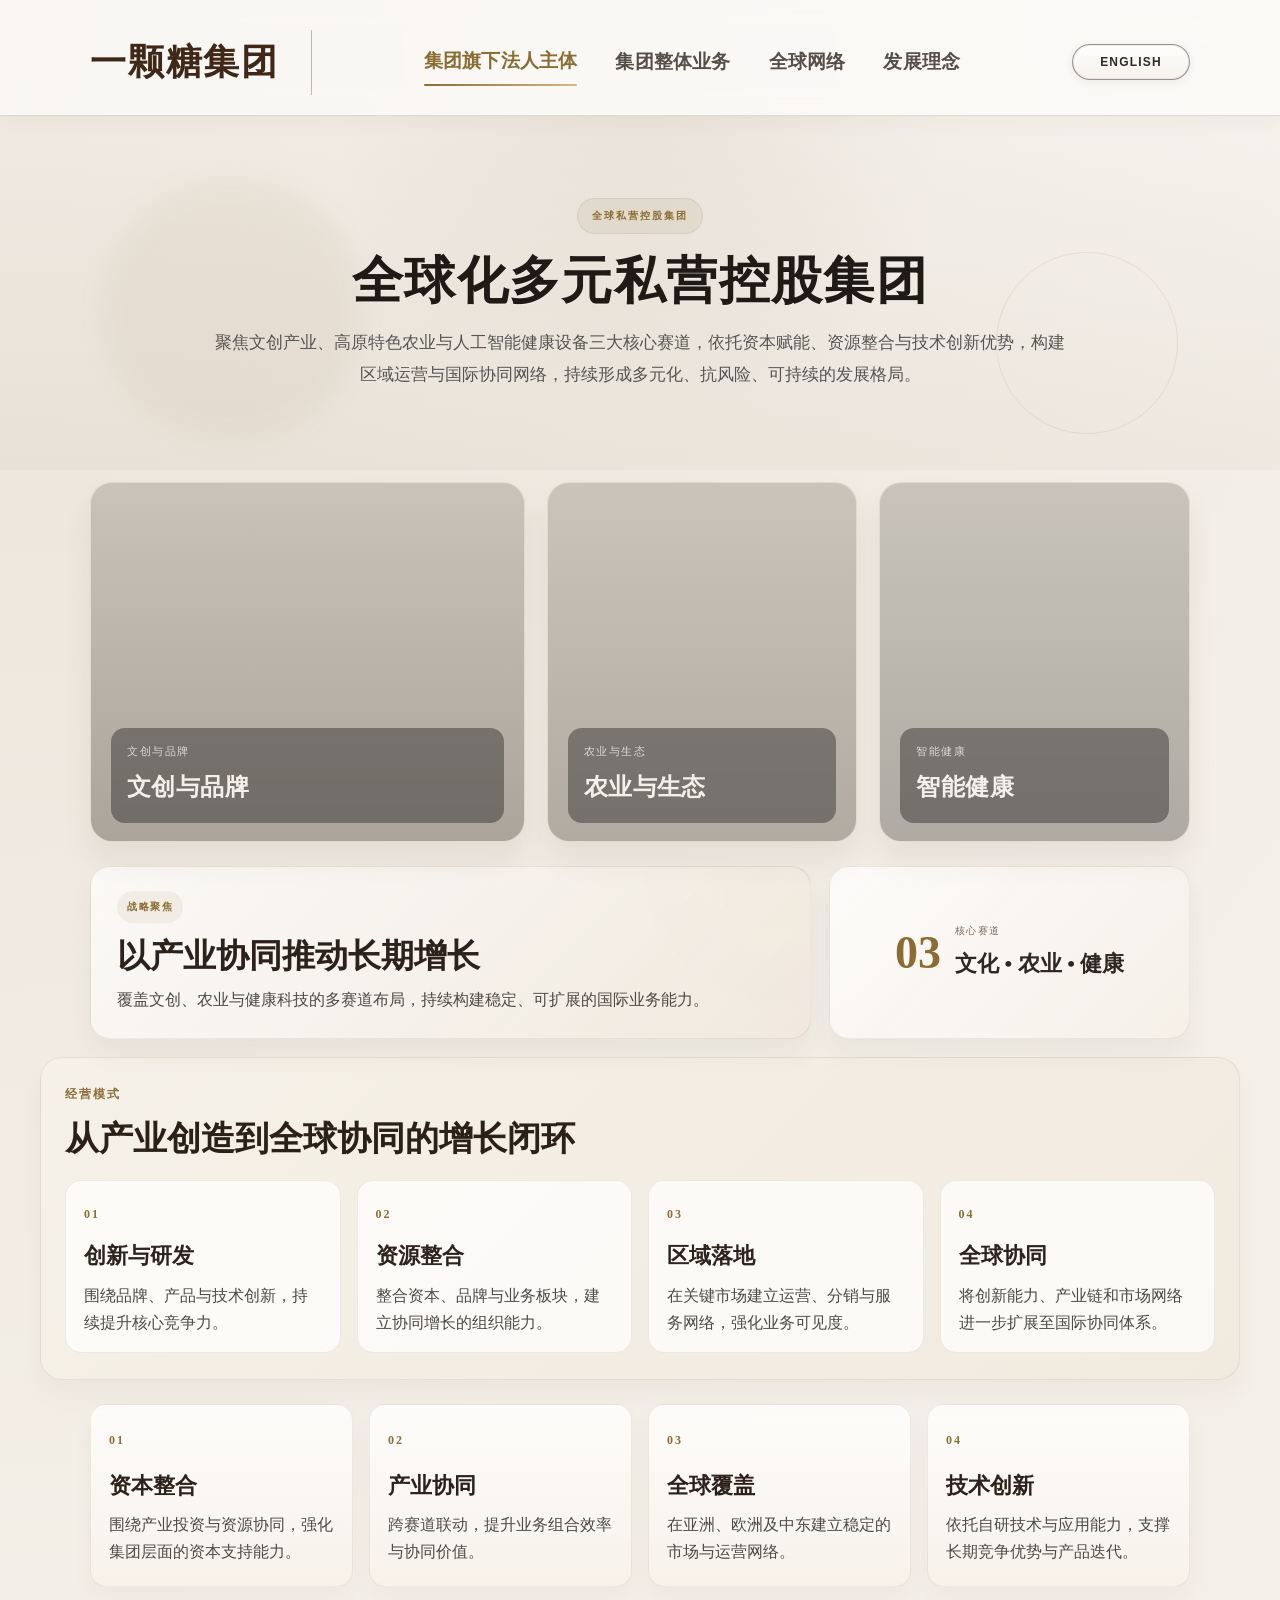
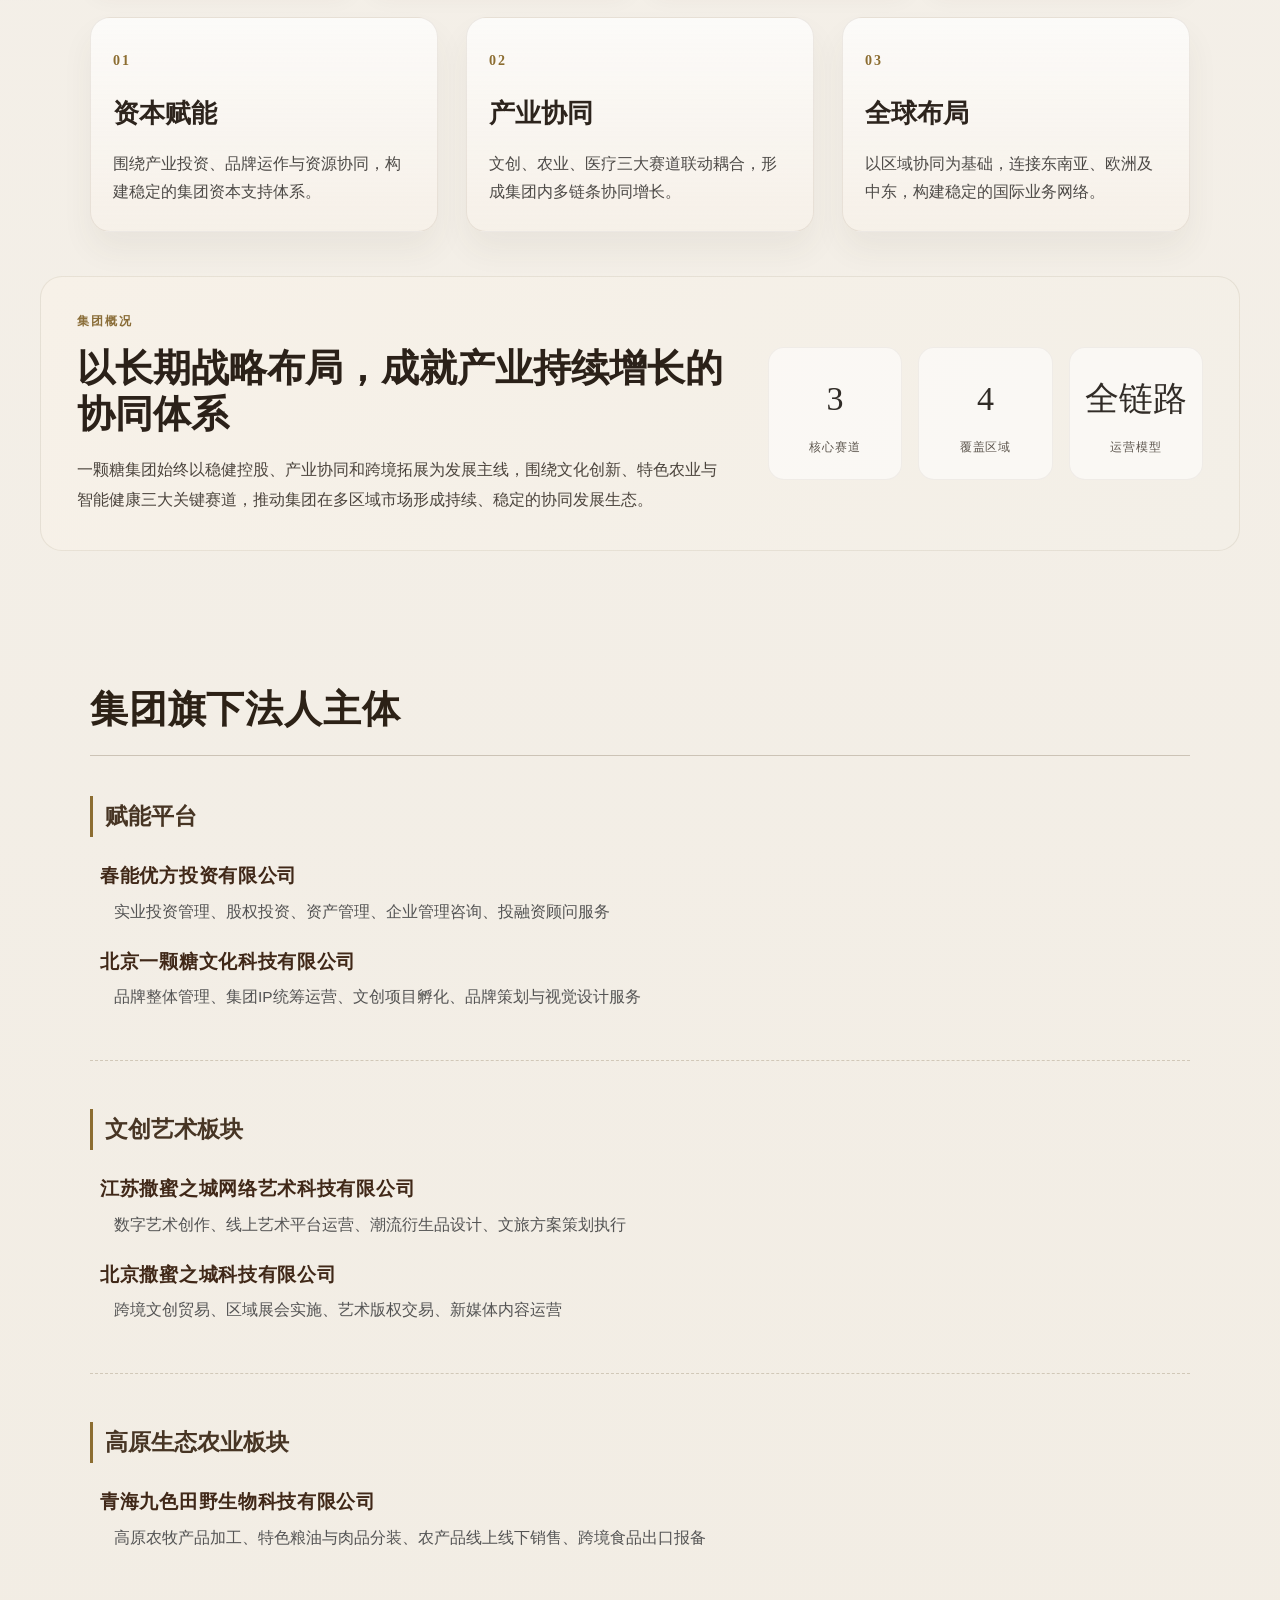
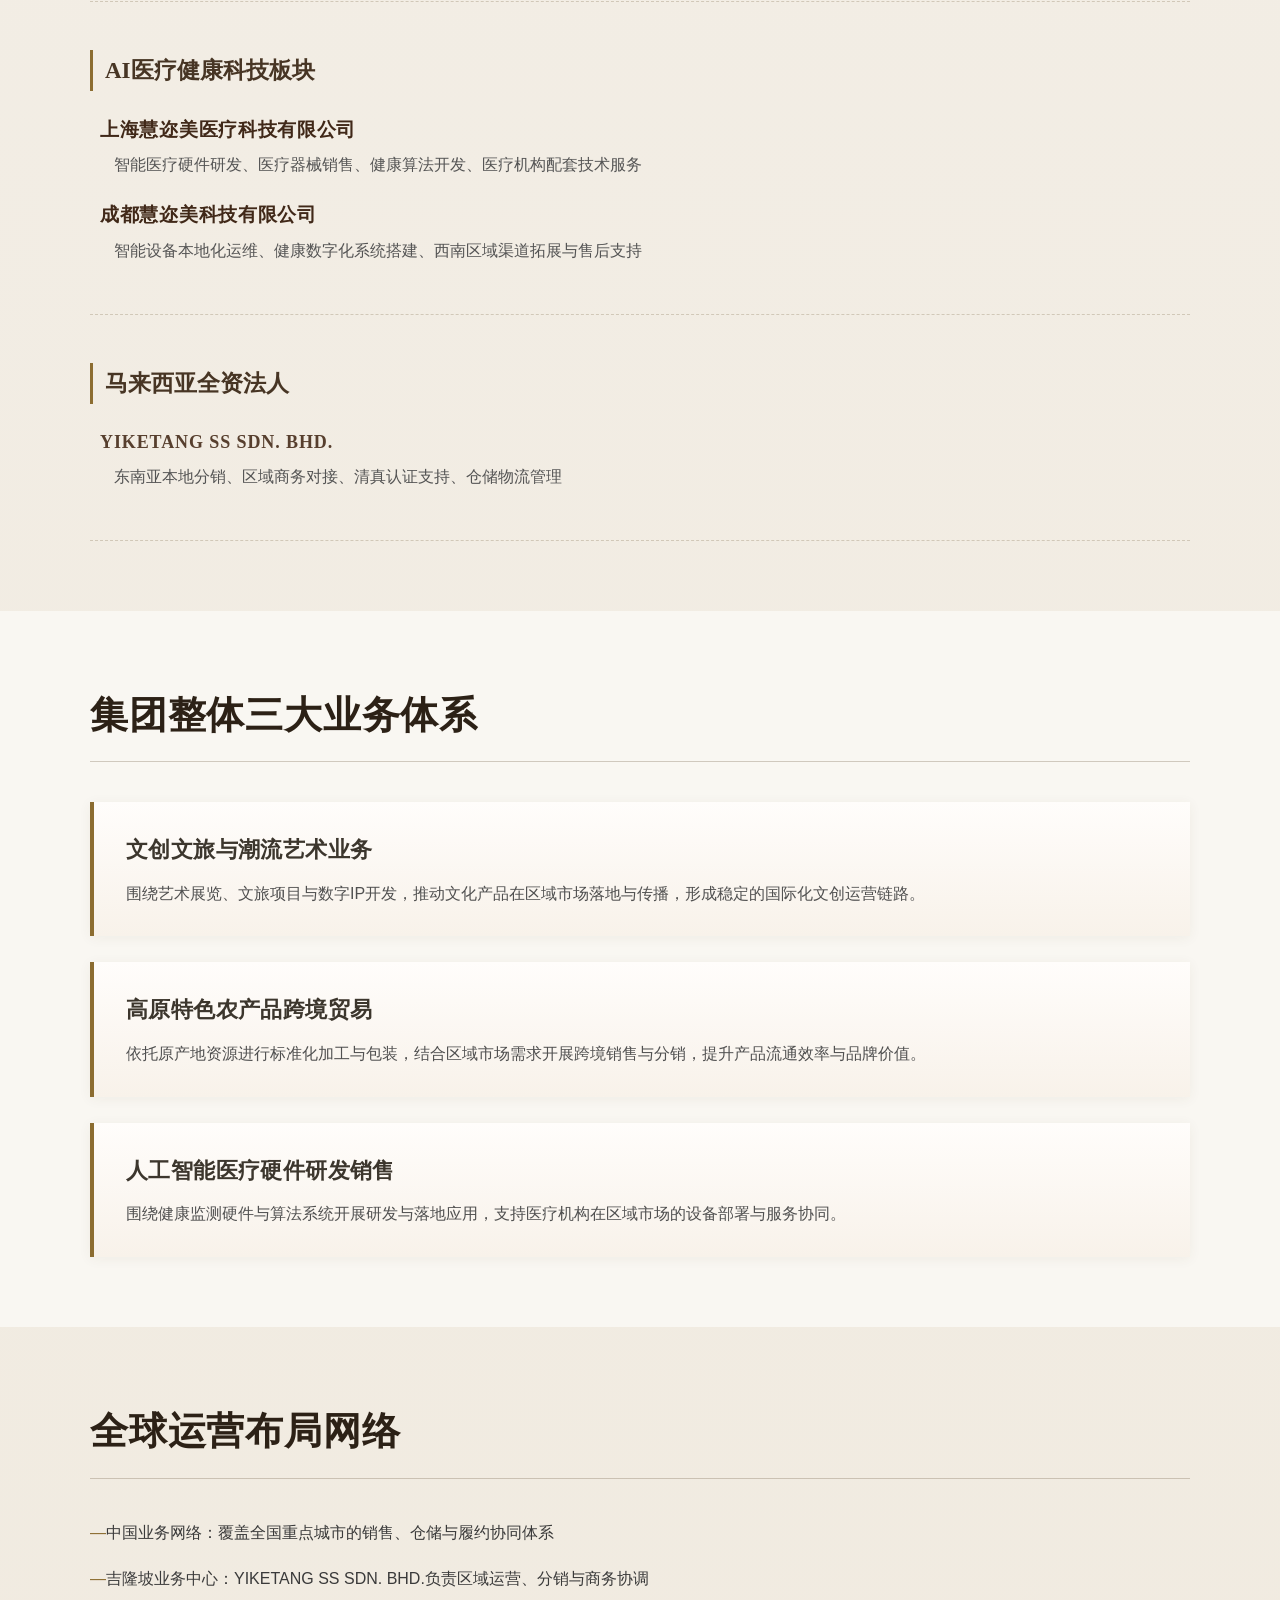
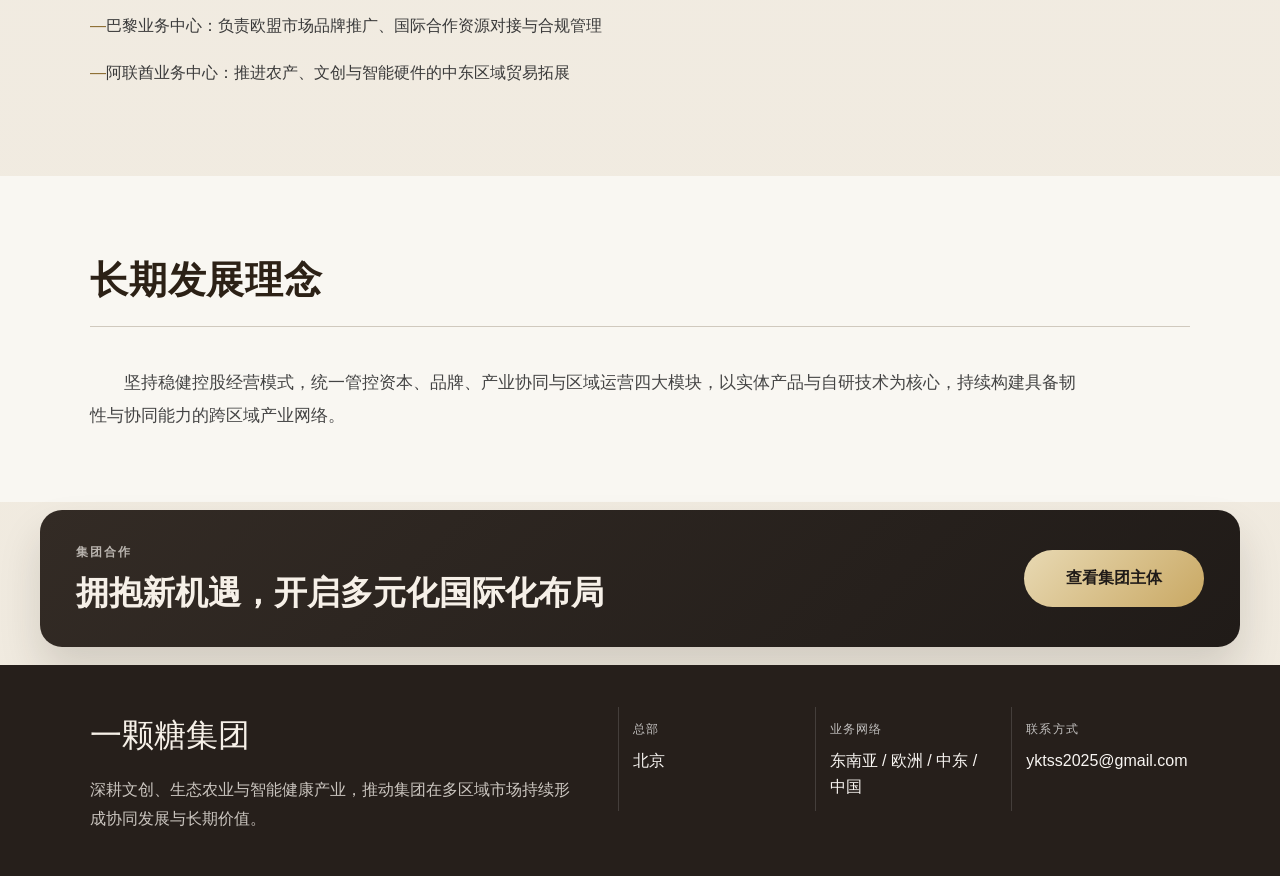
<file: index.html>
<!DOCTYPE html>
<html lang="zh-CN">
<head>
  <meta charset="UTF-8">
  <meta name="viewport" content="width=device-width, initial-scale=1.0">
  <title>一颗糖集团</title>
  <link rel="stylesheet" href="./style.css">
</head>
<body>
<header class="site-header">
  <div class="container header-inner">
    <div class="header-brand" id="navBrand"></div>
    <nav class="header-nav">
      <a href="index.html" class="nav-item" data-key="about"></a>
      <a href="about.html" class="nav-item" data-key="business"></a>
      <a href="business.html" class="nav-item" data-key="globalNet"></a>
      <a href="contact.html" class="nav-item" data-key="vision"></a>
    </nav>
    <button class="lang-toggle" aria-label="Switch language">中文</button>
  </div>
</header>

<section class="hero-banner">
  <div class="container">
    <div class="hero-kicker" id="heroKicker"></div>
    <h1 class="hero-title"></h1>
    <p class="hero-desc"></p>
  </div>
</section>

<section class="media-showcase">
  <div class="container media-grid">
    <article class="media-card media-card-lg">
      <div class="media-image media-image-1"></div>
      <div class="media-caption">
        <span class="media-caption-label"></span>
        <strong class="media-caption-title"></strong>
      </div>
    </article>
    <article class="media-card">
      <div class="media-image media-image-2"></div>
      <div class="media-caption">
        <span class="media-caption-label"></span>
        <strong class="media-caption-title"></strong>
      </div>
    </article>
    <article class="media-card">
      <div class="media-image media-image-3"></div>
      <div class="media-caption">
        <span class="media-caption-label"></span>
        <strong class="media-caption-title"></strong>
      </div>
    </article>
  </div>
</section>

<section class="feature-band">
  <div class="container feature-band-inner">
    <div class="feature-panel feature-panel-main">
      <div class="feature-label" id="featureLabel"></div>
      <h3 id="featureTitle"></h3>
      <p id="featureDesc"></p>
    </div>
    <div class="feature-panel feature-panel-side">
      <div class="feature-metric">03</div>
      <div>
        <span id="featureSideLabel"></span>
        <strong id="featureSideValue"></strong>
      </div>
    </div>
  </div>
</section>

<section class="journey-block">
  <div class="container journey-shell">
    <div class="journey-head">
      <div class="eyebrow" id="journeyEyebrow"></div>
      <h2 id="journeyTitle"></h2>
    </div>
    <div class="journey-grid" id="journeyGrid"></div>
  </div>
</section>

<section class="capability-strip">
  <div class="container capability-grid" id="capabilityGrid"></div>
</section>

<section class="brand-values">
  <div class="container">
    <div class="value-grid" id="valueGrid"></div>
  </div>
</section>

<section class="company-overview">
  <div class="container overview-inner">
    <div class="overview-copy">
      <div class="eyebrow" id="overviewEyebrow"></div>
      <h2 id="overviewTitle"></h2>
      <p id="overviewText"></p>
    </div>
    <div class="overview-stats" id="overviewStats"></div>
  </div>
</section>

<!-- 第一块：所有旗下公司（名称+本行经营范围） -->
<section id="firmList" class="section-wrap">
  <div class="container">
    <h2 id="firmListTitle" class="section-main-title"></h2>
    <div class="firm-wrapper" id="firmContainer"></div>
  </div>
</section>

<!-- 第二块：集团整体总业务（独立分区，和公司列表完全分开） -->
<section id="groupBiz" class="section-wrap bg-light">
  <div class="container">
    <h2 id="groupBizTitle" class="section-main-title"></h2>
    <div class="biz-wrapper" id="bizContainer"></div>
  </div>
</section>

<!-- 全球网络 -->
<section id="globalNet" class="section-wrap">
  <div class="container">
    <h2 id="globalNetTitle" class="section-main-title"></h2>
    <ul class="global-list" id="globalList"></ul>
  </div>
</section>

<!-- 发展理念 -->
<section id="vision" class="section-wrap bg-light">
  <div class="container">
    <h2 id="visionTitle" class="section-main-title"></h2>
    <p class="vision-text"></p>
  </div>
</section>

<section class="cta-band">
  <div class="container cta-inner">
    <div>
      <div class="eyebrow brand-cta-eyebrow" id="ctaEyebrow"></div>
      <h3 id="ctaTitle"></h3>
    </div>
    <a href="#firmList" class="cta-button" id="ctaButton"></a>
  </div>
</section>

<footer class="site-footer">
  <div class="container footer-inner">
    <div>
      <div class="footer-brand" id="footerBrand"></div>
      <p class="footer-note" id="footerNote"></p>
    </div>
    <div class="footer-meta">
      <div class="footer-meta-item">
        <span class="meta-label" id="metaLabel1"></span>
        <span class="meta-value" id="metaValue1"></span>
      </div>
      <div class="footer-meta-item">
        <span class="meta-label" id="metaLabel2"></span>
        <span class="meta-value" id="metaValue2"></span>
      </div>
      <div class="footer-meta-item">
        <span class="meta-label" id="metaLabel3"></span>
        <span class="meta-value" id="metaValue3"></span>
      </div>
    </div>
  </div>
</footer>

<script src="./main.js"></script>
<script>
  window.pageType = 'home';
  loadSourceData();
</script>
</body>
</html>
</file>
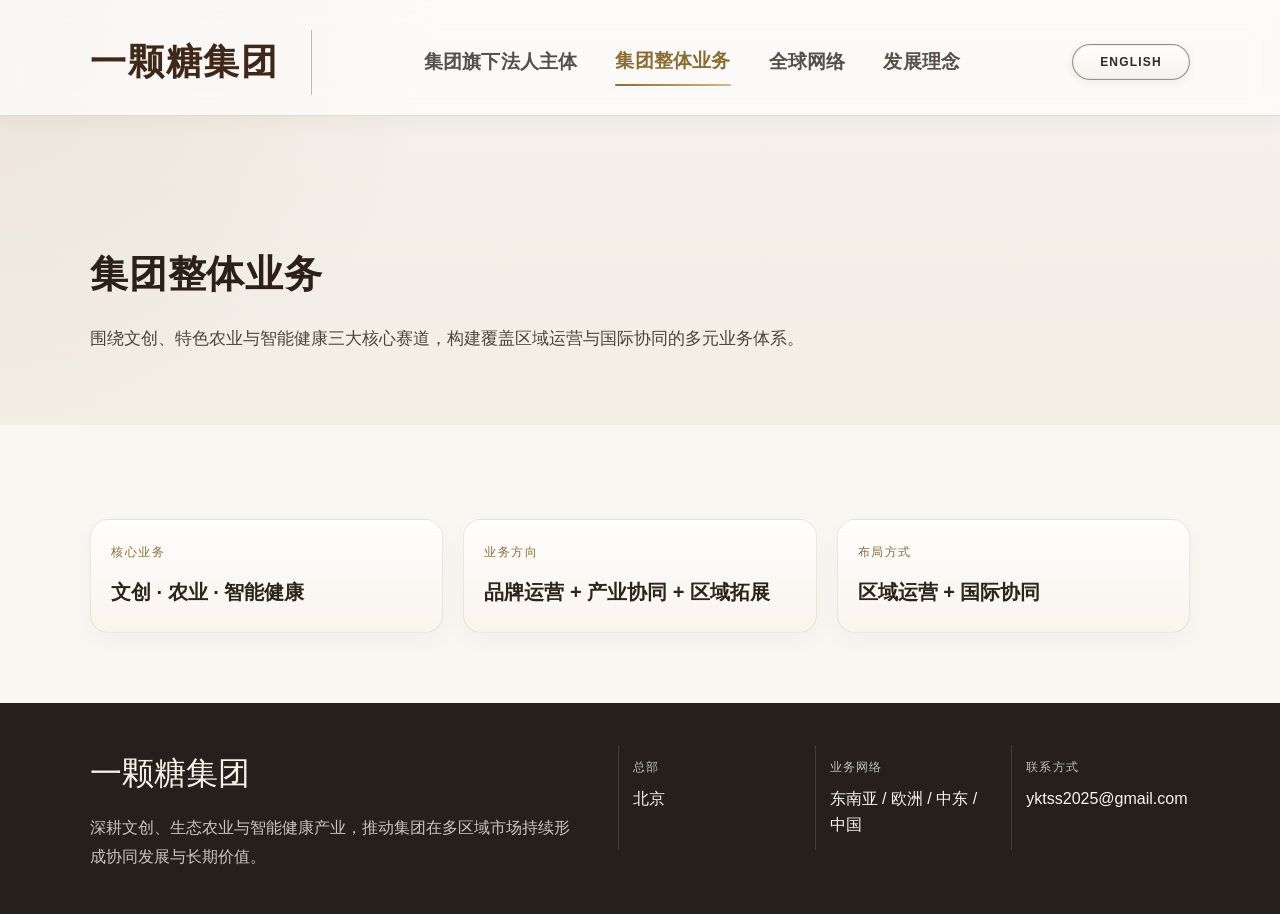
<file: about.html>
<!DOCTYPE html>
<html lang="zh-CN">
<head>
  <meta charset="UTF-8">
  <meta name="viewport" content="width=device-width, initial-scale=1.0">
  <title>集团整体业务</title>
  <link rel="stylesheet" href="./style.css">
</head>
<body>
  <header class="site-header">
    <div class="container header-inner">
      <div class="header-brand" id="navBrand"></div>
      <nav class="header-nav">
        <a href="index.html" class="nav-item" data-key="about"></a>
        <a href="about.html" class="nav-item" data-key="business"></a>
        <a href="business.html" class="nav-item" data-key="globalNet"></a>
        <a href="contact.html" class="nav-item" data-key="vision"></a>
      </nav>
      <button class="lang-toggle" aria-label="Switch language">中文</button>
    </div>
  </header>

  <main class="page-shell">
    <section class="section-wrap">
      <div class="container">
        <h1 class="page-title" id="pageTitle"></h1>
        <p class="page-summary" id="pageSummary"></p>
      </div>
    </section>

    <section class="section-wrap bg-light">
      <div class="container">
        <div class="info-grid" id="aboutInfo"></div>
      </div>
    </section>
  </main>

  <footer class="site-footer">
    <div class="container footer-inner">
      <div>
        <div class="footer-brand" id="footerBrand"></div>
        <p class="footer-note" id="footerNote"></p>
      </div>
      <div class="footer-meta">
        <div class="footer-meta-item">
          <span class="meta-label" id="metaLabel1"></span>
          <span class="meta-value" id="metaValue1"></span>
        </div>
        <div class="footer-meta-item">
          <span class="meta-label" id="metaLabel2"></span>
          <span class="meta-value" id="metaValue2"></span>
        </div>
        <div class="footer-meta-item">
          <span class="meta-label" id="metaLabel3"></span>
          <span class="meta-value" id="metaValue3"></span>
        </div>
      </div>
    </div>
  </footer>

  <script src="./main.js"></script>
  <script>
    window.pageType = 'about';
    loadSourceData();
  </script>
</body>
</html>
</file>
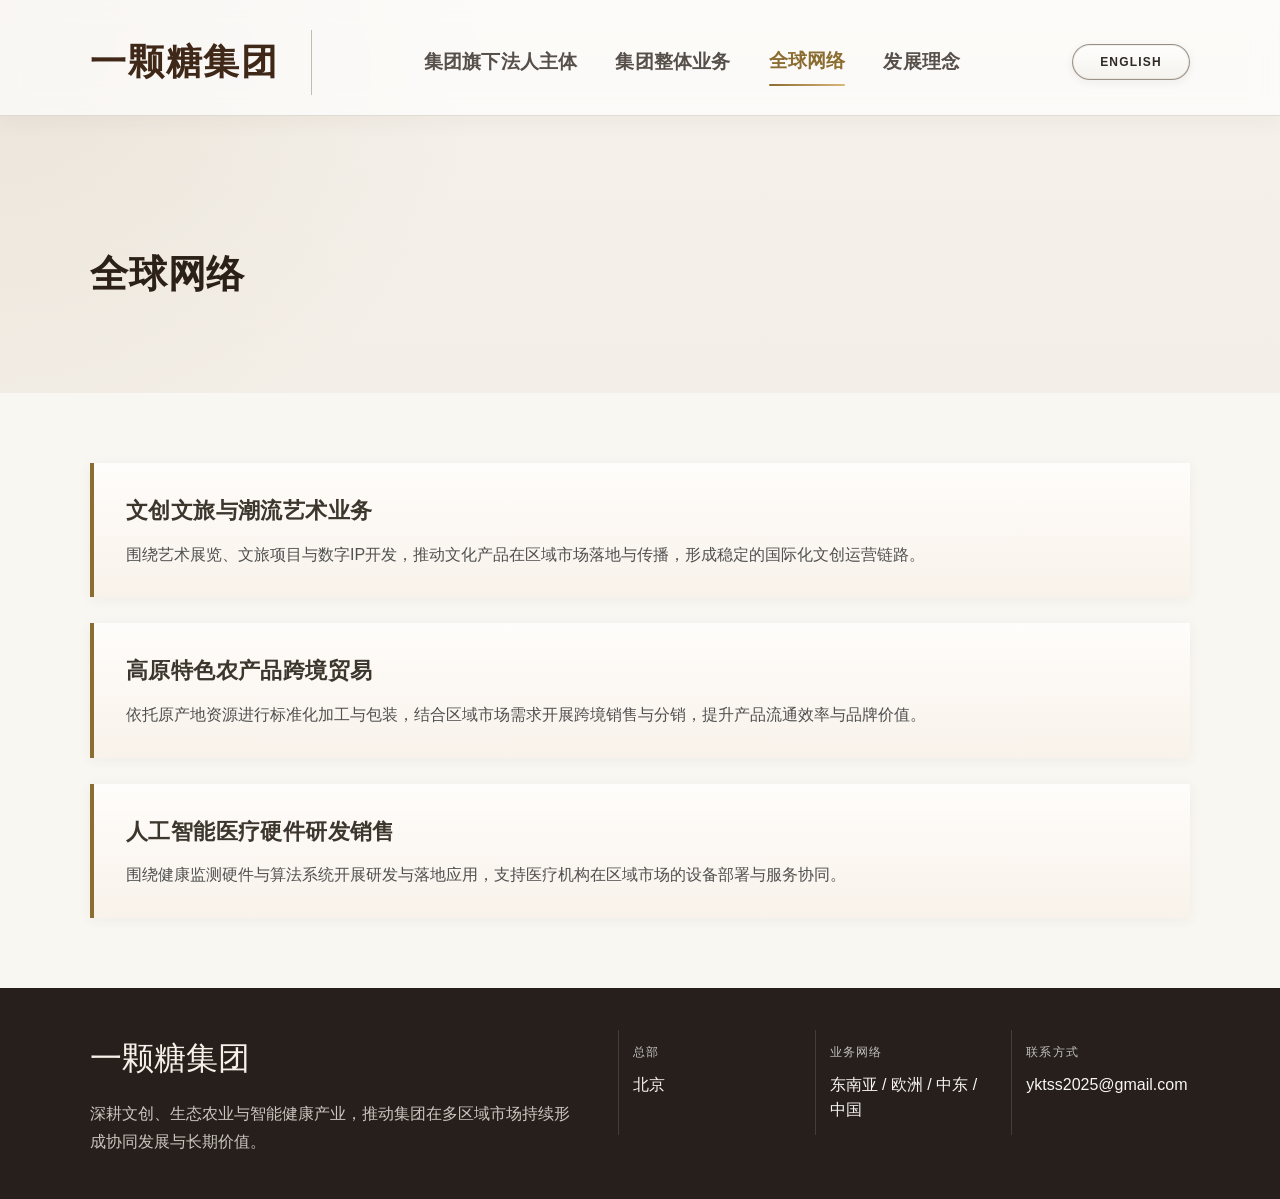
<file: business.html>
<!DOCTYPE html>
<html lang="zh-CN">
<head>
  <meta charset="UTF-8">
  <meta name="viewport" content="width=device-width, initial-scale=1.0">
  <title>全球网络</title>
  <link rel="stylesheet" href="./style.css">
</head>
<body>
  <header class="site-header">
    <div class="container header-inner">
      <div class="header-brand" id="navBrand"></div>
      <nav class="header-nav">
        <a href="index.html" class="nav-item" data-key="about"></a>
        <a href="about.html" class="nav-item" data-key="business"></a>
        <a href="business.html" class="nav-item" data-key="globalNet"></a>
        <a href="contact.html" class="nav-item" data-key="vision"></a>
      </nav>
      <button class="lang-toggle" aria-label="Switch language">中文</button>
    </div>
  </header>

  <main class="page-shell">
    <section class="section-wrap">
      <div class="container">
        <h1 class="page-title" id="pageTitle"></h1>
      </div>
    </section>

    <section class="section-wrap bg-light">
      <div class="container">
        <div class="biz-wrapper" id="bizContainer"></div>
      </div>
    </section>
  </main>

  <footer class="site-footer">
    <div class="container footer-inner">
      <div>
        <div class="footer-brand" id="footerBrand"></div>
        <p class="footer-note" id="footerNote"></p>
      </div>
      <div class="footer-meta">
        <div class="footer-meta-item">
          <span class="meta-label" id="metaLabel1"></span>
          <span class="meta-value" id="metaValue1"></span>
        </div>
        <div class="footer-meta-item">
          <span class="meta-label" id="metaLabel2"></span>
          <span class="meta-value" id="metaValue2"></span>
        </div>
        <div class="footer-meta-item">
          <span class="meta-label" id="metaLabel3"></span>
          <span class="meta-value" id="metaValue3"></span>
        </div>
      </div>
    </div>
  </footer>

  <script src="./main.js"></script>
  <script>
    window.pageType = 'business';
    loadSourceData();
  </script>
</body>
</html>
</file>
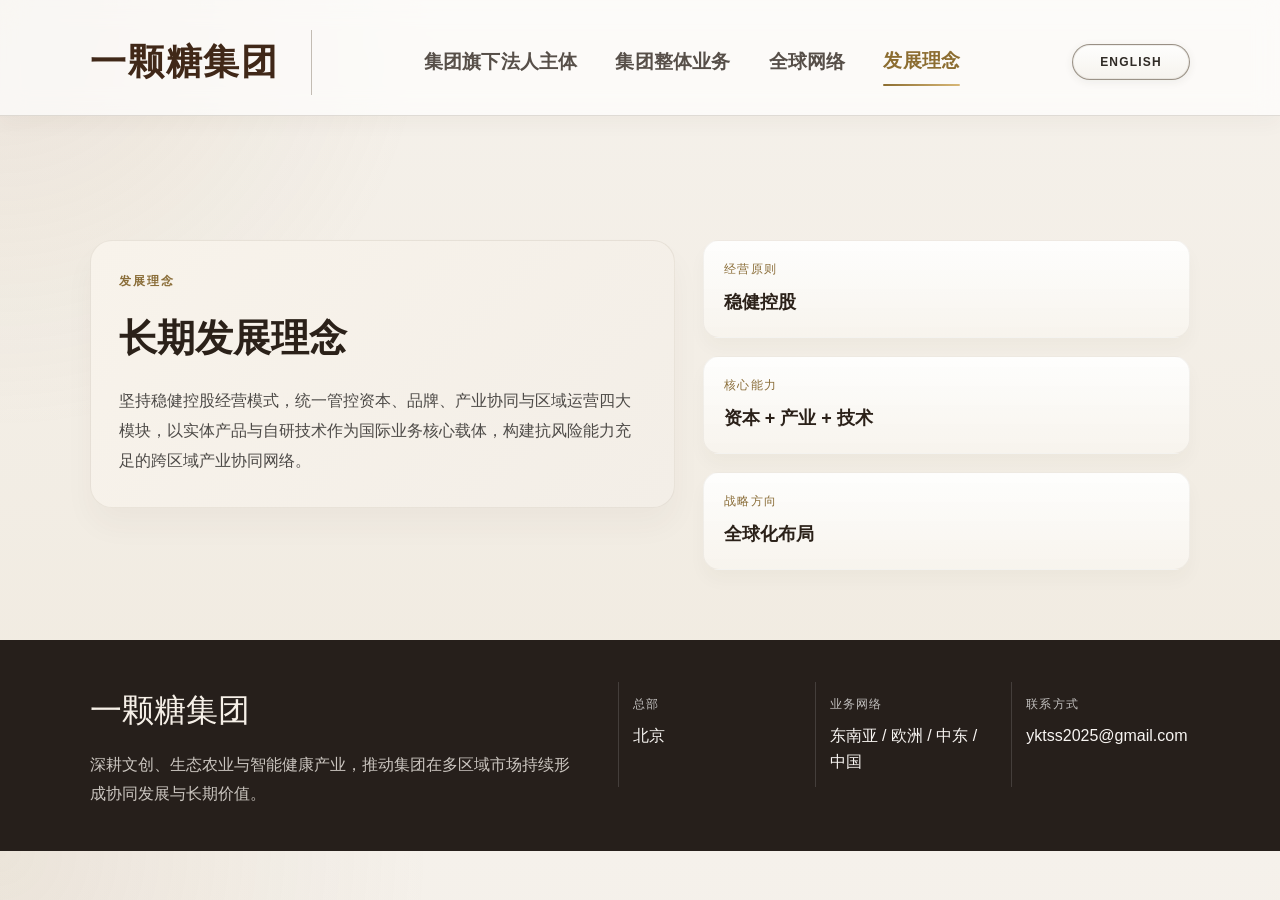
<file: contact.html>
<!DOCTYPE html>
<html lang="zh-CN">
<head>
  <meta charset="UTF-8">
  <meta name="viewport" content="width=device-width, initial-scale=1.0">
  <title>发展理念</title>
  <link rel="stylesheet" href="./style.css">
</head>
<body>
  <header class="site-header">
    <div class="container header-inner">
      <div class="header-brand" id="navBrand"></div>
      <nav class="header-nav">
        <a href="index.html" class="nav-item" data-key="about"></a>
        <a href="about.html" class="nav-item" data-key="business"></a>
        <a href="business.html" class="nav-item" data-key="globalNet"></a>
        <a href="contact.html" class="nav-item" data-key="vision"></a>
      </nav>
      <button class="lang-toggle" aria-label="Switch language">中文</button>
    </div>
  </header>

  <main class="page-shell">
    <section class="section-wrap">
      <div class="container contact-wrapper">
        <div class="contact-card">
          <div class="eyebrow" id="contactEyebrow"></div>
          <h1 id="contactTitle"></h1>
          <p id="contactText"></p>
        </div>
        <div class="contact-list" id="contactList"></div>
      </div>
    </section>
  </main>

  <footer class="site-footer">
    <div class="container footer-inner">
      <div>
        <div class="footer-brand" id="footerBrand"></div>
        <p class="footer-note" id="footerNote"></p>
      </div>
      <div class="footer-meta">
        <div class="footer-meta-item">
          <span class="meta-label" id="metaLabel1"></span>
          <span class="meta-value" id="metaValue1"></span>
        </div>
        <div class="footer-meta-item">
          <span class="meta-label" id="metaLabel2"></span>
          <span class="meta-value" id="metaValue2"></span>
        </div>
        <div class="footer-meta-item">
          <span class="meta-label" id="metaLabel3"></span>
          <span class="meta-value" id="metaValue3"></span>
        </div>
      </div>
    </div>
  </footer>

  <script src="./main.js"></script>
  <script>
    window.pageType = 'contact';
    loadSourceData();
  </script>
</body>
</html>
</file>
<file: style.css>
/* 全局重置 & 基础老钱底色 */
* {
  margin: 0;
  padding: 0;
  box-sizing: border-box;
}
html {
  scroll-behavior: smooth;
}
body {
  background:
    radial-gradient(circle at top left, rgba(164, 132, 93, 0.12), transparent 28%),
    linear-gradient(180deg, #f5f1eb 0%, #f0eadf 100%);
  color: #424242;
  font-family: "Segoe UI", Helvetica, Arial, sans-serif;
  font-size: 16px;
  line-height: 1.8;
}
.container {
  max-width: 1200px;
  margin: 0 auto;
  padding: 0 50px;
}
.section-wrap {
  padding: 70px 0;
}
.bg-light {
  background-color: #f9f7f2;
}

.media-showcase {
  padding: 12px 0 0;
}
.media-grid {
  display: grid;
  grid-template-columns: 1.4fr 1fr 1fr;
  gap: 22px;
}
.media-card {
  position: relative;
  overflow: hidden;
  border-radius: 22px;
  background: #f1eadf;
  min-height: 300px;
  border: 1px solid rgba(123, 103, 76, 0.12);
  box-shadow: 0 18px 30px rgba(73, 61, 48, 0.08);
}
.media-card-lg {
  min-height: 360px;
}
.media-image {
  position: absolute;
  inset: 0;
  background-size: cover;
  background-position: center;
  transform: scale(1.02);
  transition: transform 0.4s ease;
}
.media-card:hover .media-image {
  transform: scale(1.08);
}
.media-image-1 {
  background-image: linear-gradient(rgba(22,17,13,0.18), rgba(22,17,13,0.32)), url('https://images.unsplash.com/photo-1522202176988-66273c2fd55f?auto=format&fit=crop&w=1200&q=80');
}
.media-image-2 {
  background-image: linear-gradient(rgba(27,24,20,0.18), rgba(27,24,20,0.3)), url('https://images.unsplash.com/photo-1501004318641-b39e6451bec6?auto=format&fit=crop&w=1200&q=80');
}
.media-image-3 {
  background-image: linear-gradient(rgba(20,22,23,0.18), rgba(20,22,23,0.3)), url('https://images.unsplash.com/photo-1576091160550-2173dba999ef?auto=format&fit=crop&w=1200&q=80');
}
.media-caption {
  position: absolute;
  left: 20px;
  right: 20px;
  bottom: 18px;
  display: flex;
  flex-direction: column;
  gap: 4px;
  padding: 14px 16px;
  border-radius: 14px;
  background: rgba(20,18,16,0.38);
  backdrop-filter: blur(2px);
  color: #f5efe9;
}
.media-caption span {
  font-size: 11px;
  letter-spacing: 1.5px;
  text-transform: uppercase;
  opacity: 0.8;
}
.media-caption strong {
  font-family: "Times New Roman", serif;
  font-size: 24px;
  letter-spacing: 0.4px;
}

.feature-band {
  padding: 24px 0 0;
}
.feature-band-inner {
  display: grid;
  grid-template-columns: 1.8fr 0.9fr;
  gap: 18px;
  align-items: stretch;
}
.feature-panel {
  background: linear-gradient(135deg, rgba(255,255,255,0.78), rgba(245,239,231,0.92));
  border: 1px solid rgba(122, 104, 79, 0.12);
  border-radius: 20px;
  box-shadow: 0 16px 26px rgba(65, 53, 42, 0.05);
  overflow: hidden;
}
.feature-panel-main {
  padding: 24px 26px;
  background:
    linear-gradient(135deg, rgba(255,255,255,0.7), rgba(240,232,221,0.95)),
    radial-gradient(circle at top right, rgba(147, 111, 54, 0.10), transparent 26%);
}
.feature-label {
  display: inline-flex;
  padding: 7px 10px;
  border-radius: 999px;
  background: rgba(140, 109, 49, 0.08);
  color: #8c6d31;
  font-size: 10px;
  letter-spacing: 1.5px;
  text-transform: uppercase;
  font-weight: 700;
  margin-bottom: 12px;
}
.feature-panel-main h3 {
  font-family: "Times New Roman", serif;
  font-size: clamp(26px, 2.6vw, 34px);
  color: #2c221b;
  line-height: 1.25;
  margin-bottom: 10px;
}
.feature-panel-main p {
  color: #4d4944;
  max-width: 620px;
  line-height: 1.75;
}
.feature-panel-side {
  display: flex;
  align-items: center;
  justify-content: center;
  gap: 14px;
  padding: 16px 18px;
}
.feature-metric {
  font-family: "Times New Roman", serif;
  font-size: 46px;
  line-height: 1;
  color: #8c6d31;
  font-weight: 700;
}
.feature-panel-side span {
  display: block;
  font-size: 10px;
  letter-spacing: 1.5px;
  text-transform: uppercase;
  color: #7a6a5d;
  margin-bottom: 4px;
}
.feature-panel-side strong {
  display: block;
  font-family: "Times New Roman", serif;
  font-size: 22px;
  color: #2f2722;
}

.journey-block {
  padding: 18px 0 8px;
}
.journey-shell {
  background: linear-gradient(135deg, #f6f1e8, #f0eadf);
  border: 1px solid rgba(123, 103, 76, 0.12);
  border-radius: 22px;
  padding: 26px 24px;
  box-shadow: 0 16px 24px rgba(73, 61, 48, 0.04);
}
.journey-head {
  margin-bottom: 20px;
}
.journey-head h2 {
  font-family: "Times New Roman", serif;
  font-size: clamp(26px, 2.8vw, 34px);
  color: #2b2119;
  line-height: 1.25;
}
.journey-grid {
  display: grid;
  grid-template-columns: repeat(4, minmax(0, 1fr));
  gap: 16px;
}
.journey-item {
  padding: 18px 18px 16px;
  background: rgba(255,255,255,0.72);
  border: 1px solid rgba(122, 104, 79, 0.12);
  border-radius: 16px;
}
.journey-num {
  display: inline-block;
  font-family: "Times New Roman", serif;
  font-size: 12px;
  color: #8c6d31;
  letter-spacing: 2px;
  margin-bottom: 10px;
  font-weight: 700;
}
.journey-item h4 {
  font-family: "Times New Roman", serif;
  font-size: 22px;
  color: #2f241d;
  margin-bottom: 6px;
}
.journey-item p {
  color: #4d4a47;
  line-height: 1.7;
}

.capability-strip {
  padding: 16px 0 8px;
}
.capability-grid {
  display: grid;
  grid-template-columns: repeat(4, minmax(0, 1fr));
  gap: 16px;
}
.capability-item {
  background: linear-gradient(180deg, rgba(255,255,255,0.82), rgba(247,241,233,0.92));
  border: 1px solid rgba(122, 104, 79, 0.12);
  border-radius: 16px;
  padding: 20px 18px;
  box-shadow: 0 12px 22px rgba(74, 61, 46, 0.04);
}
.capability-index {
  display: inline-block;
  font-family: "Times New Roman", serif;
  font-size: 12px;
  color: #8c6d31;
  letter-spacing: 2px;
  margin-bottom: 14px;
  font-weight: 700;
}
.capability-item h4 {
  font-family: "Times New Roman", serif;
  font-size: 22px;
  color: #2d221b;
  margin-bottom: 6px;
}
.capability-item p {
  color: #4d4a47;
  line-height: 1.7;
}

.brand-values {
  padding: 30px 0 30px;
  margin-top: -8px;
}
.value-grid {
  display: grid;
  grid-template-columns: repeat(3, minmax(0, 1fr));
  gap: 28px;
}
.value-card {
  background: linear-gradient(180deg, rgba(255,255,255,0.72), rgba(246,240,232,0.9));
  border: 1px solid rgba(123, 103, 76, 0.12);
  border-radius: 20px;
  padding: 28px 22px 24px;
  box-shadow: 0 18px 32px rgba(75, 63, 52, 0.06);
  transition: transform 0.2s ease, box-shadow 0.2s ease, border-color 0.2s ease;
}
.value-card:hover {
  transform: translateY(-4px);
  box-shadow: 0 22px 38px rgba(75, 63, 52, 0.1);
  border-color: rgba(140, 109, 49, 0.22);
}
.value-index {
  display: inline-block;
  font-family: "Times New Roman", serif;
  font-size: 14px;
  letter-spacing: 2px;
  color: #8c6d31;
  margin-bottom: 18px;
  font-weight: 700;
}
.value-card h3 {
  font-family: "Times New Roman", serif;
  font-size: 26px;
  color: #2d241d;
  margin-bottom: 12px;
}
.value-card p {
  color: #4d4a47;
  line-height: 1.8;
}

.company-overview {
  padding: 14px 0 54px;
}
.overview-inner {
  display: grid;
  grid-template-columns: 1.5fr 1fr;
  gap: 38px;
  align-items: center;
  background: linear-gradient(135deg, #f7f1e8, #f3efe7);
  border: 1px solid rgba(125, 104, 79, 0.12);
  border-radius: 22px;
  padding: 34px 36px;
}
.eyebrow {
  font-size: 12px;
  letter-spacing: 2px;
  text-transform: uppercase;
  color: #8a6d38;
  margin-bottom: 12px;
  font-weight: 700;
}
.overview-copy h2 {
  font-family: "Times New Roman", serif;
  font-size: clamp(28px, 3vw, 40px);
  color: #2b2119;
  margin-bottom: 18px;
  line-height: 1.2;
}
.overview-copy p {
  color: #4b443d;
  line-height: 1.9;
}
.overview-stats {
  display: grid;
  grid-template-columns: repeat(3, minmax(0, 1fr));
  gap: 16px;
}
.stat-item {
  background: rgba(255,255,255,0.55);
  border: 1px solid rgba(112, 96, 76, 0.08);
  border-radius: 16px;
  padding: 20px 14px;
  text-align: center;
}
.stat-value {
  display: block;
  font-family: "Times New Roman", serif;
  font-size: 34px;
  color: #312c27;
  margin-bottom: 8px;
}
.stat-label {
  display: block;
  font-size: 12px;
  letter-spacing: 0.8px;
  color: #5e574f;
}

.cta-band {
  padding: 8px 0 18px;
}
.cta-inner {
  display: flex;
  align-items: center;
  justify-content: space-between;
  gap: 24px;
  background: linear-gradient(135deg, #332b25, #201b18);
  border-radius: 22px;
  padding: 32px 36px;
  box-shadow: 0 24px 42px rgba(42, 33, 27, 0.15);
}
.brand-cta-eyebrow {
  color: rgba(244, 239, 233, 0.7);
  letter-spacing: 2px;
  text-transform: uppercase;
  font-size: 12px;
  margin-bottom: 8px;
}
.cta-inner h3 {
  color: #f6f0e8;
  font-family: "Times New Roman", serif;
  font-size: clamp(24px, 2.6vw, 36px);
  max-width: 640px;
  line-height: 1.3;
}
.cta-button {
  display: inline-flex;
  align-items: center;
  justify-content: center;
  min-width: 180px;
  padding: 14px 22px;
  border-radius: 999px;
  text-decoration: none;
  color: #201b18;
  background: linear-gradient(135deg, #e8d9b3, #c9a863);
  font-weight: 700;
  transition: transform 0.2s ease, box-shadow 0.2s ease;
}
.cta-button:hover {
  transform: translateY(-2px);
  box-shadow: 0 12px 20px rgba(201, 168, 99, 0.24);
}

.site-footer {
  background: #261f1b;
  color: #f4efe9;
  padding: 42px 0;
}
.footer-inner {
  display: flex;
  justify-content: space-between;
  align-items: flex-start;
  gap: 32px;
}
.footer-brand {
  font-family: "Times New Roman", serif;
  font-size: 32px;
  margin-bottom: 12px;
  color: #f6f0e8;
}
.footer-note {
  max-width: 520px;
  color: rgba(244, 239, 233, 0.8);
  line-height: 1.8;
}
.footer-meta {
  display: grid;
  grid-template-columns: repeat(3, minmax(0, 1fr));
  gap: 18px;
  width: min(100%, 600px);
}
.footer-meta-item {
  display: flex;
  flex-direction: column;
  gap: 8px;
  padding: 12px 14px;
  border-left: 1px solid rgba(255,255,255,0.14);
}
.meta-label {
  color: rgba(255,255,255,0.72);
  font-size: 12px;
  letter-spacing: 1.2px;
  text-transform: uppercase;
}
.meta-value {
  color: #f8f5f2;
  line-height: 1.6;
}

/* 顶部导航 */
.site-header {
  padding: 30px 0 20px;
  border-bottom: 1px solid rgba(111, 95, 77, 0.2);
  background: rgba(255, 255, 255, 0.68);
  backdrop-filter: blur(12px);
  position: sticky;
  top: 0;
  z-index: 20;
  box-shadow: 0 8px 18px rgba(71, 58, 44, 0.04);
}
.header-inner {
  display: flex;
  align-items: center;
  justify-content: space-between;
  gap: 28px;
}
.header-brand {
  font-family: "Times New Roman", serif;
  font-size: 36px;
  font-weight: 700;
  color: #402818;
  letter-spacing: 1.8px;
  padding-right: 32px;
  border-right: 1px solid rgba(111, 95, 77, 0.4);
  white-space: nowrap;
}
.header-nav {
  display: flex;
  align-items: center;
  justify-content: center;
  gap: 38px;
  flex: 1;
}
.nav-item {
  font-family: "Times New Roman", serif;
  font-size: 19px;
  color: #2d241d;
  text-decoration: none;
  position: relative;
  letter-spacing: 0.2px;
  font-weight: 600;
  transition: color 0.2s ease, transform 0.2s ease;
  opacity: 0.8;
}
.nav-item::after {
  content: "";
  width: 0;
  height: 2px;
  background: linear-gradient(90deg, #8c6d31, #d8b777);
  position: absolute;
  left: 0;
  bottom: -8px;
  transition: width 0.3s ease;
  border-radius: 2px;
}
.nav-item:hover,
.nav-item.is-active {
  color: #8c6d31;
  opacity: 1;
  transform: translateY(-1px);
}
.nav-item:hover::after,
.nav-item.is-active::after {
  width: 100%;
}
.lang-toggle {
  border: 1px solid rgba(130, 121, 107, 0.8);
  background: linear-gradient(180deg, rgba(255,255,255,0.7), rgba(243,239,233,0.7));
  padding: 10px 20px;
  min-width: 118px;
  font-family: "Segoe UI", "Helvetica Neue", Arial, sans-serif;
  font-size: 12px;
  letter-spacing: 1.2px;
  font-weight: 600;
  text-transform: uppercase;
  cursor: pointer;
  color: #2f2a25;
  transition: all 0.25s ease;
  border-radius: 999px;
  box-shadow: 0 2px 8px rgba(70, 58, 43, 0.08), inset 0 0 0 1px rgba(130,121,107,0.12);
}
.lang-toggle:hover {
  background: linear-gradient(180deg, #3c362d, #2d2925);
  color: #f4efe9;
  border-color: #3c362d;
  transform: translateY(-1px);
  box-shadow: 0 8px 18px rgba(60, 54, 45, 0.18);
}

/* 首页横幅 */
.hero-banner {
  position: relative;
  padding: 82px 0 78px;
  text-align: center;
  background:
    linear-gradient(180deg, rgba(255,255,255,0.2), rgba(149,129,103,0.06)),
    radial-gradient(circle at top, rgba(104, 76, 44, 0.08), transparent 42%);
  overflow: hidden;
}
.hero-banner::before {
  content: "";
  position: absolute;
  inset: 18% auto auto 8%;
  width: 260px;
  height: 260px;
  border-radius: 50%;
  background: rgba(140, 109, 49, 0.06);
  filter: blur(12px);
}
.hero-banner::after {
  content: "";
  position: absolute;
  right: 8%;
  bottom: 10%;
  width: 180px;
  height: 180px;
  border-radius: 50%;
  border: 1px solid rgba(140, 109, 49, 0.12);
}
.hero-kicker {
  position: relative;
  z-index: 1;
  display: inline-flex;
  align-items: center;
  justify-content: center;
  padding: 8px 14px;
  border-radius: 999px;
  background: rgba(140, 109, 49, 0.08);
  border: 1px solid rgba(140, 109, 49, 0.12);
  color: #8c6d31;
  font-size: 10px;
  letter-spacing: 2px;
  text-transform: uppercase;
  font-weight: 700;
  margin-bottom: 18px;
}
.hero-title {
  position: relative;
  z-index: 1;
  font-family: "Times New Roman", serif;
  font-size: clamp(34px, 4vw, 54px);
  color: #201a16;
  margin-bottom: 18px;
  letter-spacing: 1.4px;
  line-height: 1.12;
  text-shadow: 0 1px 0 rgba(255,255,255,0.4);
}
.hero-desc {
  position: relative;
  z-index: 1;
  max-width: 860px;
  margin: 0 auto;
  color: #555;
  font-size: 17px;
  line-height: 1.9;
}

/* 通用大标题 */
.section-main-title {
  font-family: "Times New Roman", serif;
  font-size: clamp(28px, 3vw, 38px);
  color: #2c2116;
  margin-bottom: 40px;
  padding-bottom: 12px;
  border-bottom: 1px solid rgba(130, 112, 88, 0.34);
  letter-spacing: 0.8px;
}

/* ========== 公司区块样式【核心：名称一行，经营范围紧跟下一行】 ========== */
.firm-wrapper {
  display: flex;
  flex-direction: column;
  gap: 48px;
}
/* 每个业务板块大分组 */
.firm-group-block {
  padding-bottom: 30px;
  border-bottom: 1px dashed #d1c8b8;
}
.firm-group-title {
  font-family: "Times New Roman", serif;
  font-size: 23px;
  color: #473524;
  margin-bottom: 22px;
  padding-left: 12px;
  border-left: 3px solid #8c6d31;
}
/* 单家公司容器 */
.single-firm-item {
  margin-bottom: 20px;
  padding-left: 10px;
}
/* 中文公司名称样式 */
.cn-firm-name {
  font-family: SimSun, serif;
  font-size: 19px;
  font-weight: bold;
  color: #402818;
  letter-spacing: 0.7px;
  display: block;
}
/* 外文公司名称样式 */
.en-firm-name {
  font-family: "Times New Roman", serif;
  font-size: 18px;
  font-weight: 600;
  color: #573f2e;
  letter-spacing: 0.9px;
  display: block;
}
/* 经营范围：名称下一行，缩进弱化显示 */
.firm-scope-text {
  color: #545454;
  font-size: 15.5px;
  padding-left: 14px;
  margin-top: 4px;
  line-height: 1.75;
}

/* 集团总业务卡片 */
.biz-wrapper {
  display: flex;
  flex-direction: column;
  gap: 26px;
}
.biz-card {
  padding: 28px 32px;
  background: linear-gradient(180deg, #fffdfb, #f8f2ea);
  border-left: 4px solid #8c6d31;
  box-shadow: 0 2px 12px rgba(80,65,40,0.06);
  transition: transform 0.2s ease, box-shadow 0.2s ease;
}
.biz-card:hover {
  transform: translateY(-2px);
  box-shadow: 0 10px 20px rgba(80,65,40,0.08);
}
.biz-card h4 {
  font-family: "Times New Roman", serif;
  font-size: 22px;
  color: #3c362d;
  margin-bottom: 10px;
  letter-spacing: 0.4px;
}
.biz-card p {
  color: #505050;
}

/* 全球网络列表 */
.global-list li {
  list-style: none;
  margin: 18px 0;
  padding-left: 16px;
  position: relative;
  color: #3a3a3a;
}
.global-list li::before {
  content: "—";
  color: #8c6d31;
  position: absolute;
  left: 0;
}

/* 底部理念文本 */
.vision-text {
  font-size: 17px;
  color: #444;
  line-height: 1.9;
  text-indent: 2em;
  max-width: 1000px;
}

/* 多页版通用页面样式 */
.page-shell {
  padding: 54px 0 0;
}
.page-title {
  font-family: "Times New Roman", serif;
  font-size: clamp(32px, 3vw, 46px);
  color: #2b2119;
  margin-bottom: 14px;
  letter-spacing: 0.8px;
}
.page-summary {
  max-width: 820px;
  color: #4b443d;
  font-size: 17px;
  line-height: 1.9;
}
.info-grid {
  display: grid;
  grid-template-columns: repeat(3, minmax(0, 1fr));
  gap: 20px;
  margin-top: 24px;
}
.info-card {
  display: flex;
  flex-direction: column;
  gap: 10px;
  padding: 22px 20px;
  border-radius: 18px;
  background: linear-gradient(180deg, rgba(255,255,255,0.8), rgba(248,243,236,0.9));
  border: 1px solid rgba(130, 112, 88, 0.14);
  box-shadow: 0 10px 24px rgba(72, 61, 49, 0.04);
  transition: transform 0.2s ease, box-shadow 0.2s ease;
}
.info-card:hover {
  transform: translateY(-3px);
  box-shadow: 0 16px 28px rgba(72, 61, 49, 0.08);
}
.info-label {
  font-size: 12px;
  color: #8a6d38;
  letter-spacing: 1.5px;
  text-transform: uppercase;
}
.info-card strong {
  font-size: 20px;
  color: #2d241d;
  font-weight: 700;
}
.contact-wrapper {
  display: grid;
  grid-template-columns: 1.2fr 1fr;
  gap: 28px;
  align-items: start;
}
.contact-card {
  background: linear-gradient(135deg, #f8f3eb, #f3eee7);
  border: 1px solid rgba(130, 112, 88, 0.12);
  border-radius: 22px;
  padding: 30px 28px;
  box-shadow: 0 18px 30px rgba(76, 63, 52, 0.04);
}
.contact-card h1 {
  font-family: "Times New Roman", serif;
  font-size: clamp(30px, 3vw, 46px);
  color: #2b2119;
  margin-bottom: 12px;
}
.contact-card p {
  color: #4d4a47;
  line-height: 1.9;
}
.contact-list {
  display: flex;
  flex-direction: column;
  gap: 18px;
}
.contact-item {
  display: flex;
  flex-direction: column;
  gap: 6px;
  padding: 18px 20px;
  border-radius: 16px;
  background: linear-gradient(180deg, rgba(255,255,255,0.9), rgba(248,244,238,0.92));
  border: 1px solid rgba(130, 112, 88, 0.08);
  box-shadow: 0 10px 18px rgba(66, 55, 44, 0.03);
}
.contact-label {
  font-size: 12px;
  letter-spacing: 1.4px;
  text-transform: uppercase;
  color: #8a6d38;
}
.contact-value {
  color: #2b2119;
  font-size: 18px;
  font-weight: 600;
}

@media (max-width: 900px) {
  .header-inner,
  .footer-inner,
  .cta-inner {
    flex-direction: column;
    align-items: flex-start;
  }

  .header-brand {
    border-right: none;
    padding-right: 0;
  }

  .header-nav {
    width: 100%;
    justify-content: flex-start;
    flex-wrap: wrap;
    gap: 18px 26px;
  }

  .overview-inner {
    grid-template-columns: 1fr;
  }

  .footer-meta {
    width: 100%;
    grid-template-columns: 1fr;
  }

  .info-grid,
  .contact-wrapper {
    grid-template-columns: 1fr;
  }
}

@media (max-width: 640px) {
  .container {
    padding: 0 20px;
  }

  .hero-banner {
    padding-top: 56px;
    padding-bottom: 54px;
  }

  .value-grid,
  .overview-stats,
  .media-grid,
  .feature-band-inner,
  .capability-grid,
  .journey-grid {
    grid-template-columns: 1fr;
  }

  .media-card,
  .media-card-lg {
    min-height: 280px;
  }

  .feature-panel-side {
    justify-content: flex-start;
  }

  .site-header {
    padding-top: 24px;
  }

  .header-nav {
    gap: 12px 18px;
  }

  .nav-item {
    font-size: 17px;
  }

  .lang-toggle {
    min-width: 96px;
    padding: 8px 14px;
  }

  .cta-inner {
    padding: 24px 20px;
  }

  .footer-meta-item {
    border-left: none;
    border-top: 1px solid rgba(255,255,255,0.14);
    padding-left: 0;
    padding-top: 12px;
  }
}
</file>
